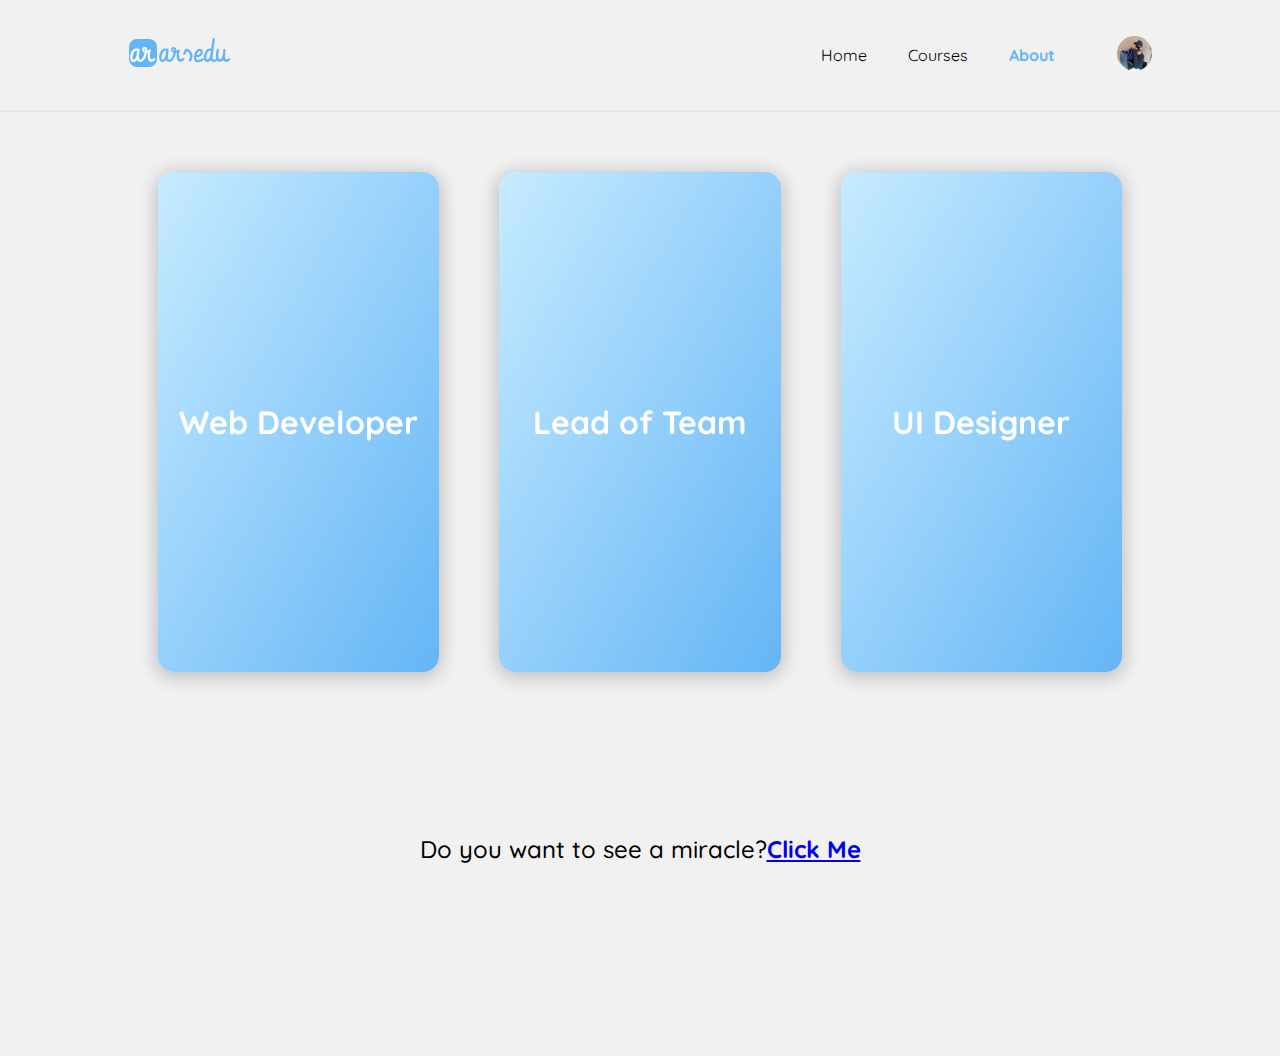
<file: pages/about.html>
<!DOCTYPE html>
<html lang="en">
<head>
    <meta charset="UTF-8">
    <meta name="viewport" content="width=device-width, initial-scale=1.0">
    <link href="https://fonts.googleapis.com/css2?family=Fira+Sans:wght@400&display=swap" rel="stylesheet">
    <link href="https://fonts.googleapis.com/css?family=Quicksand" rel="stylesheet">
    <link rel="icon" href="../images/logo-rel-icon.svg" type="image/x-icon"/>
    <title>Arsedu | About</title>
    <link rel="stylesheet" href="../style/about.css"/>
</head>
<body>
<header>
    <div class="container">
        <div class="navbar">
            <a href="home.html">
                <img src="../images/logo.svg" alt="logo">
            </a>
            <ul>
                <li class="nav-item"><a href="home.html" class="nav-item-direct">Home</a></li>
                <li class="nav-item"><a href="courses.html" class="nav-item-direct">Courses</a></li>
                <li class="nav-item"><a href="about.html" class="nav-item-direct">About</a></li>
            </ul>
            <a href="profile.html">
                <img src="../images/saleh.jpg" alt="profile" id="profile">
            </a>
        </div>
    </div>
</header>
<div class="about-me">
    <div class="card">
        <div class="card__inner">
            <div class="card__face card__face--front">
                <h2>Web Developer</h2>
            </div>
            <div class="card__face card__face--back">
                <div class="card__content">
                    <div class="card__header">
                        <img src="../images/saleh.jpg" alt="" class="pp"/>
                        <p>Saleh Rashid</p>
                    </div>
                    <div class="card__body">
                        <h3>About Me</h3>
                        <p>I am someone who is interested in the world of <b>technology</b> and the world of
                            <b>machines</b>. <b>I am a flutter, web and android developer.</b> So I like
                            learning new things.</p>
                    </div>
                </div>
            </div>
        </div>
        <div class="card__inner2">
            <div class="card__face card__face--front2">
                <h2>Lead of Team</h2>
            </div>
            <div class="card__face card__face--back2">
                <div class="card__content2">
                    <div class="card__header2">
                        <img src="../images/rio.jpg" alt="" class="pp2"/>
                        <p>Almerio Tsany</p>
                    </div>
                    <div class="card__body2">
                        <h3>About Me</h3>
                        <p>I am a student majoring in <strong>Software Engineering</strong> who is conducting a <strong>
                            web
                            development competition</strong> with the theme <strong>IDN IT Fest 2022</strong>, this
                            competition
                            is quite exciting by making a web with an educational theme</p>
                    </div>
                </div>
            </div>
        </div>
        <div class="card__inner3">
            <div class="card__face card__face--front3">
                <h2>UI Designer</h2>
            </div>
            <div class="card__face card__face--back3">
                <div class="card__content3">
                    <div class="card__header3">
                        <img src="../images/rafif.jpg" alt="" class="pp3"/>
                        <p>Muhammad Rafif</p>
                    </div>
                    <div class="card__body3">
                        <h3>About Me</h3>
                        <p>I'm a participant in <strong> The IT FEST 2022</strong> championship event. <strong>I took
                            part in the Web competition</strong> as the UI Designer,
                        </p>
                    </div>
                </div>
            </div>
        </div>
    </div>
</div>
<script src="../js/about.js"></script>
<div class="magic">
    <p id="miracle-text-bottom">Do you want to see a miracle?<b><a
            href="../pages/anim.html">Click Me</a></b></p>
</div>
</body>
</html>
</file>
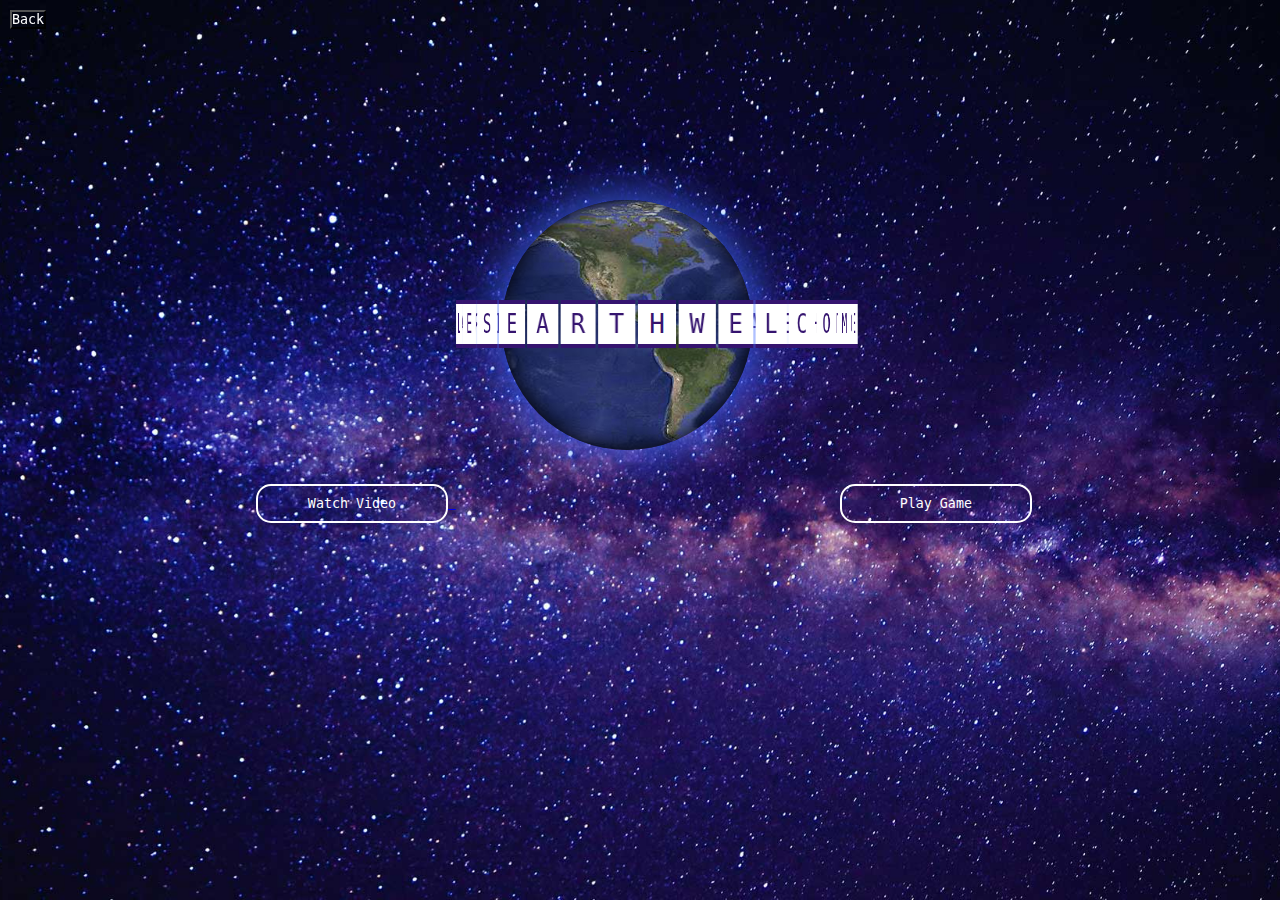
<file: pages/anim.html>
<!DOCTYPE html>
<html lang="en">
<head>
    <meta charset="UTF-8">
    <meta http-equiv="X-UA-Compatible" content="IE=edge">
    <meta name="viewport" content="width=device-width, initial-scale=1.0">
    <link rel="icon" href="../images/logo-rel-icon.svg" type="image/x-icon"/>
    <link rel="stylesheet" href="../style/anim.css">
    <title>Arsedu | Miracle</title>
</head>
<body>
    <section>
        <div class="earth"></div>
         <div class="circle">
            <span style="--i:1">W</span>
            <span style="--i:2">E</span>
            <span style="--i:3">L</span>
            <span style="--i:4">C</span>
            <span style="--i:5">O</span>
            <span style="--i:6">M</span>
            <span style="--i:7">E</span>
            <span style="--i:8">T</span>
            <span style="--i:9">O</span>
            <span style="--i:10">T</span>
            <span style="--i:11">H</span>
            <span style="--i:12">E</span>
            <span style="--i:13">A</span>
            <span style="--i:14">R</span>
            <span style="--i:15">S</span>
            <span style="--i:16">E</span>
            <span style="--i:17">D</span>
            <span style="--i:18">U</span>
            <span style="--i:19">M</span>
            <span style="--i:20">I</span>
            <span style="--i:21">R</span>
            <span style="--i:22">A</span>
            <span style="--i:23">C</span>
            <span style="--i:24">L</span>
            <span style="--i:25">E</span>
            <span style="--i:26">S</span>
            <span style="--i:27">E</span>
            <span style="--i:28">A</span>
            <span style="--i:29">R</span>
            <span style="--i:30">T</span>
            <span style="--i:31">H</span>
        </div> 
            <span style="--i:31"></span> -->
        </div> 
    </section>
    <audio src="../sound/typatone.wav" autoplay loop></audio>
    <div class="button">
        <div class="bac">
            <a href="../pages/about.html">
                <button id="back">Back</button>
            </a>
        </div>
        <a href="../pages/video.html">
            <button class="btn">Watch Video</button>
        </a>
        <a href="https://www.adultswim.com/etcetera/elastic-man/app.html">
            <button class="btn2">Play Game</button>
        </a>
    </div>
</body>
</html>
</file>
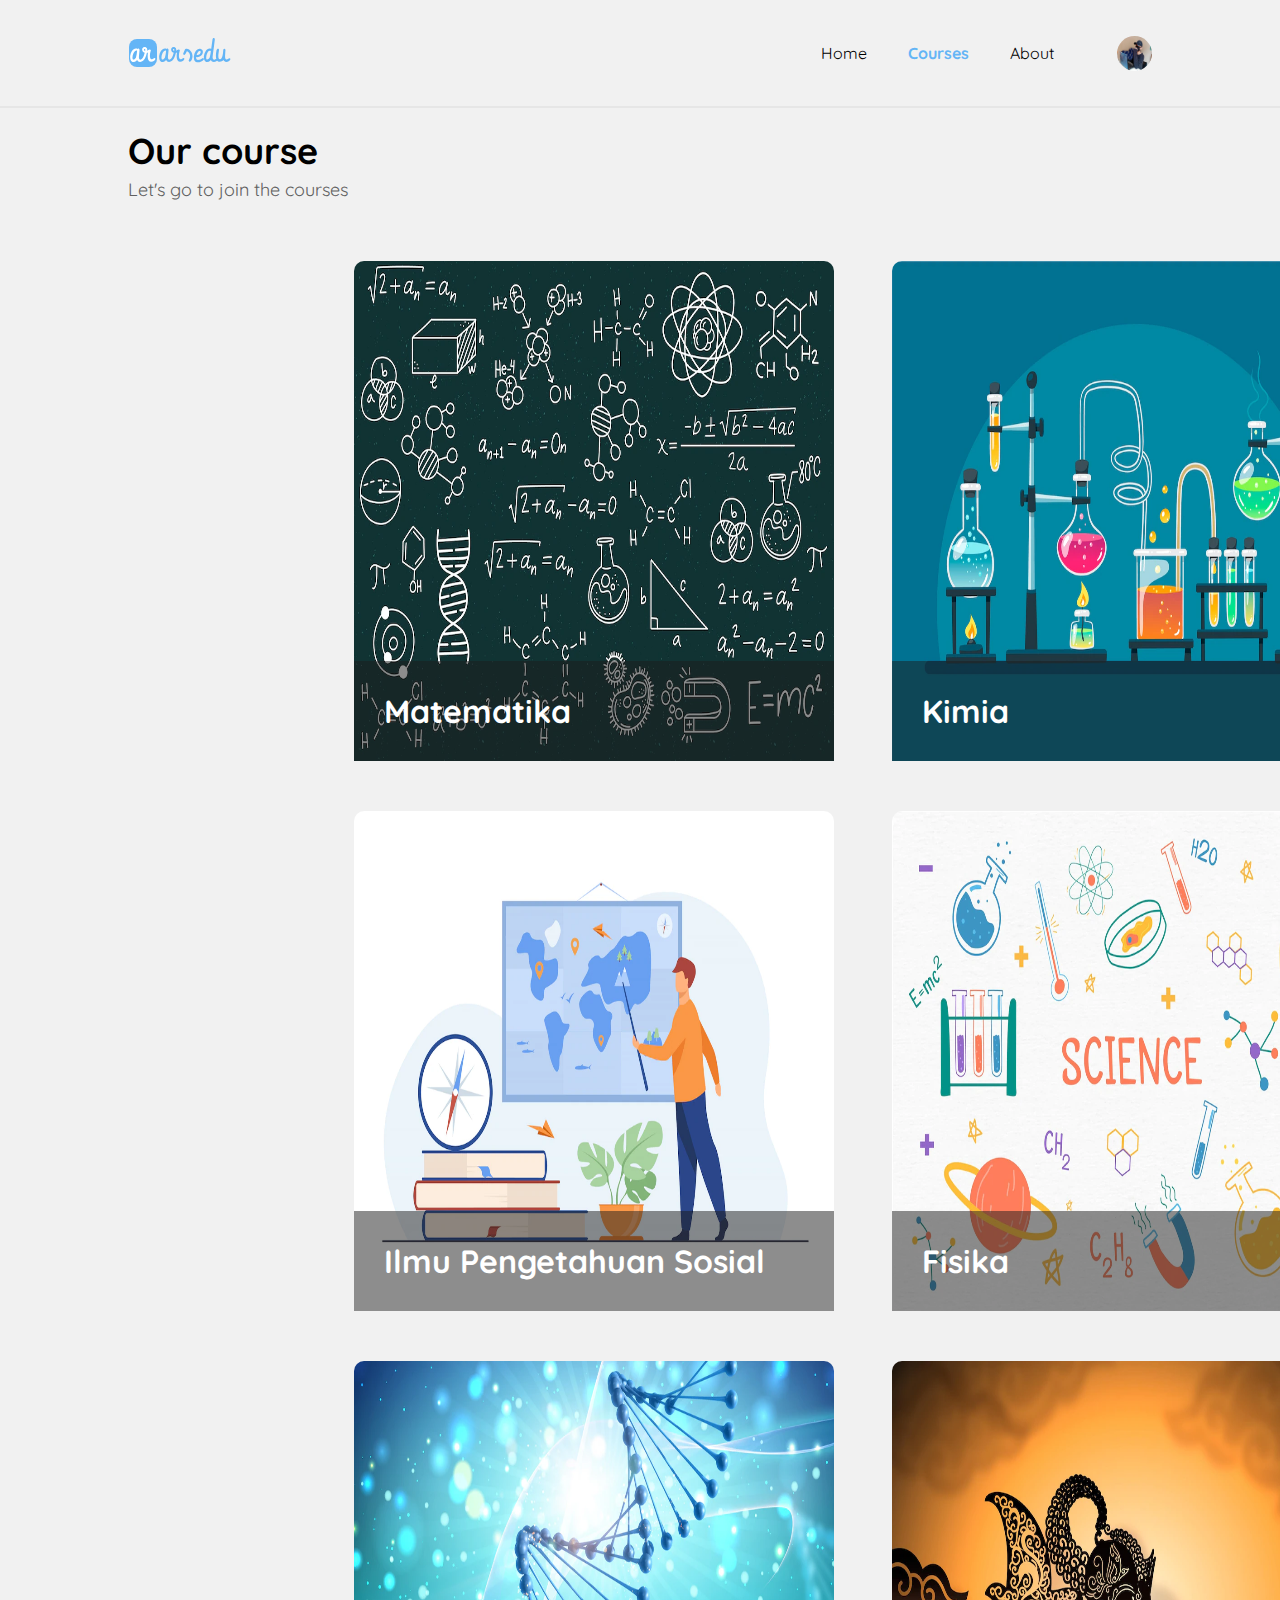
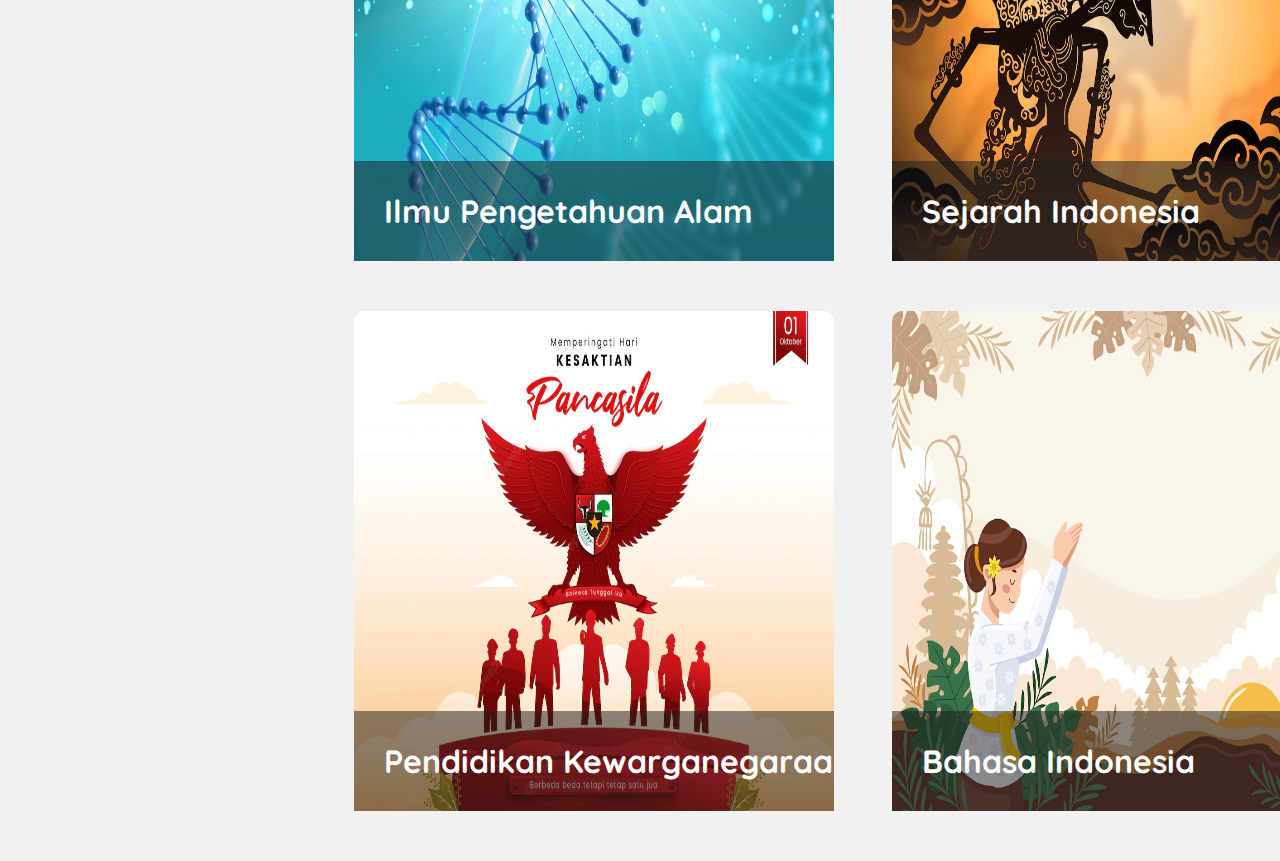
<file: pages/courses.html>
<html lang="en">
<head>
    <meta charset="UTF-8">
    <meta http-equiv="X-UA-Compatible" content="IE=edge">
    <meta name="viewport" content="width=device-width, initial-scale=1.0">
    <link rel="stylesheet" href="../style/courses.css">
    <link rel="icon" href="../images/logo-rel-icon.svg" type="image/x-icon"/>
    <link href="https://fonts.googleapis.com/css2?family=Fira+Sans:wght@400&display=swap" rel="stylesheet">
    <link href="https://fonts.googleapis.com/css?family=Quicksand" rel="stylesheet">
    <title>Arsedu | Courses</title>
</head>
<body>
<header>
    <div class="course-card-right">
        <div class="navbar">
            <a href="home.html">
                <img src="../images/logo.svg" alt="logo">
            </a>
            <ul>
                <li class="nav-item"><a href="home.html" class="nav-item-direct">Home</a></li>
                <li class="nav-item"><a href="courses.html" class="nav-item-direct">Courses</a></li>
                <li class="nav-item"><a href="about.html" class="nav-item-direct">About</a></li>
            </ul>
            <a href="profile.html">
                <img src="../images/saleh.jpg" alt="profile" id="profile">
            </a>
        </div>
    </div>
</header>

<h1 id="course-header">Our course</h1>
<p id="course-desc">Let's go to join the courses</p>
<div class="course-card-parent">
    <div class="course-card-right">
        <div class="course-card">
            <img src="../images/math.jpg" alt="" class="image" style="width: 100%">
            <div class="course-content">
                <h1>Matematika</h1>
                <p class="desc">Bentuk Persamaan Logaritma</p>
            </div>
        </div>

        <div class="course-card">
            <img src="../images/ips.jpg" alt="" class="image" style="width: 100%">
            <div class="course-content">
                <h1>Ilmu Pengetahuan Sosial</h1>
                <p class="desc">Manfaat dan Peran Kerja
                    ASEAN</p>
            </div>
        </div>

        <div class="course-card">
            <img src="../images/ipa.jpg" alt="" class="image" style="width: 100%">
            <div class="course-content">
                <h1>Ilmu Pengetahuan Alam</h1>
                <p class="desc">content</p>
            </div>
        </div>

        <div class="course-card">
            <img src="../images/pkn.jpg" alt="" class="image" style="width: 100%">
            <div class="course-content">
                <h1>Pendidikan Kewarganegaraan</h1>
                <p class="desc">Konsep Dasar Pendidikan
                    Pancasila dan Kewarganegaraan</p>
            </div>
        </div>
    </div>

    <div class="course-card-left">
        <div class="course-card">
            <img src="../images/kimia.jpg" alt="" class="image" style="width: 100%">
            <div class="course-content">
                <h1>Kimia</h1>
                <p class="desc">Perkembangan Sistem Periodik</p>
            </div>
        </div>

        <div class="course-card">
            <img src="../images/fisika.jpg" alt="" class="image" style="width: 100%">
            <div class="course-content">
                <h1>Fisika</h1>
                <p class="desc">Besaran Satuan dan Pengukuran</p>
            </div>
        </div>

        <div class="course-card">
            <img src="../images/wayang.jpg" alt="" class="image" style="width: 100%">
            <div class="course-content">
                <h1>Sejarah Indonesia</h1>
                <p class="desc">Manusia Purba yang Ditemukan di Indonesia </p>
            </div>
        </div>

        <div class="course-card">
            <img src="../images/indo.jpg" alt="" class="image" style="width: 100%">
            <div class="course-content">
                <h1>Bahasa Indonesia</h1>
                <p class="desc">Teks Laporan Hasil Observasi</p>
            </div>
        </div>
    </div>
</div>
</body>
</html>
</file>
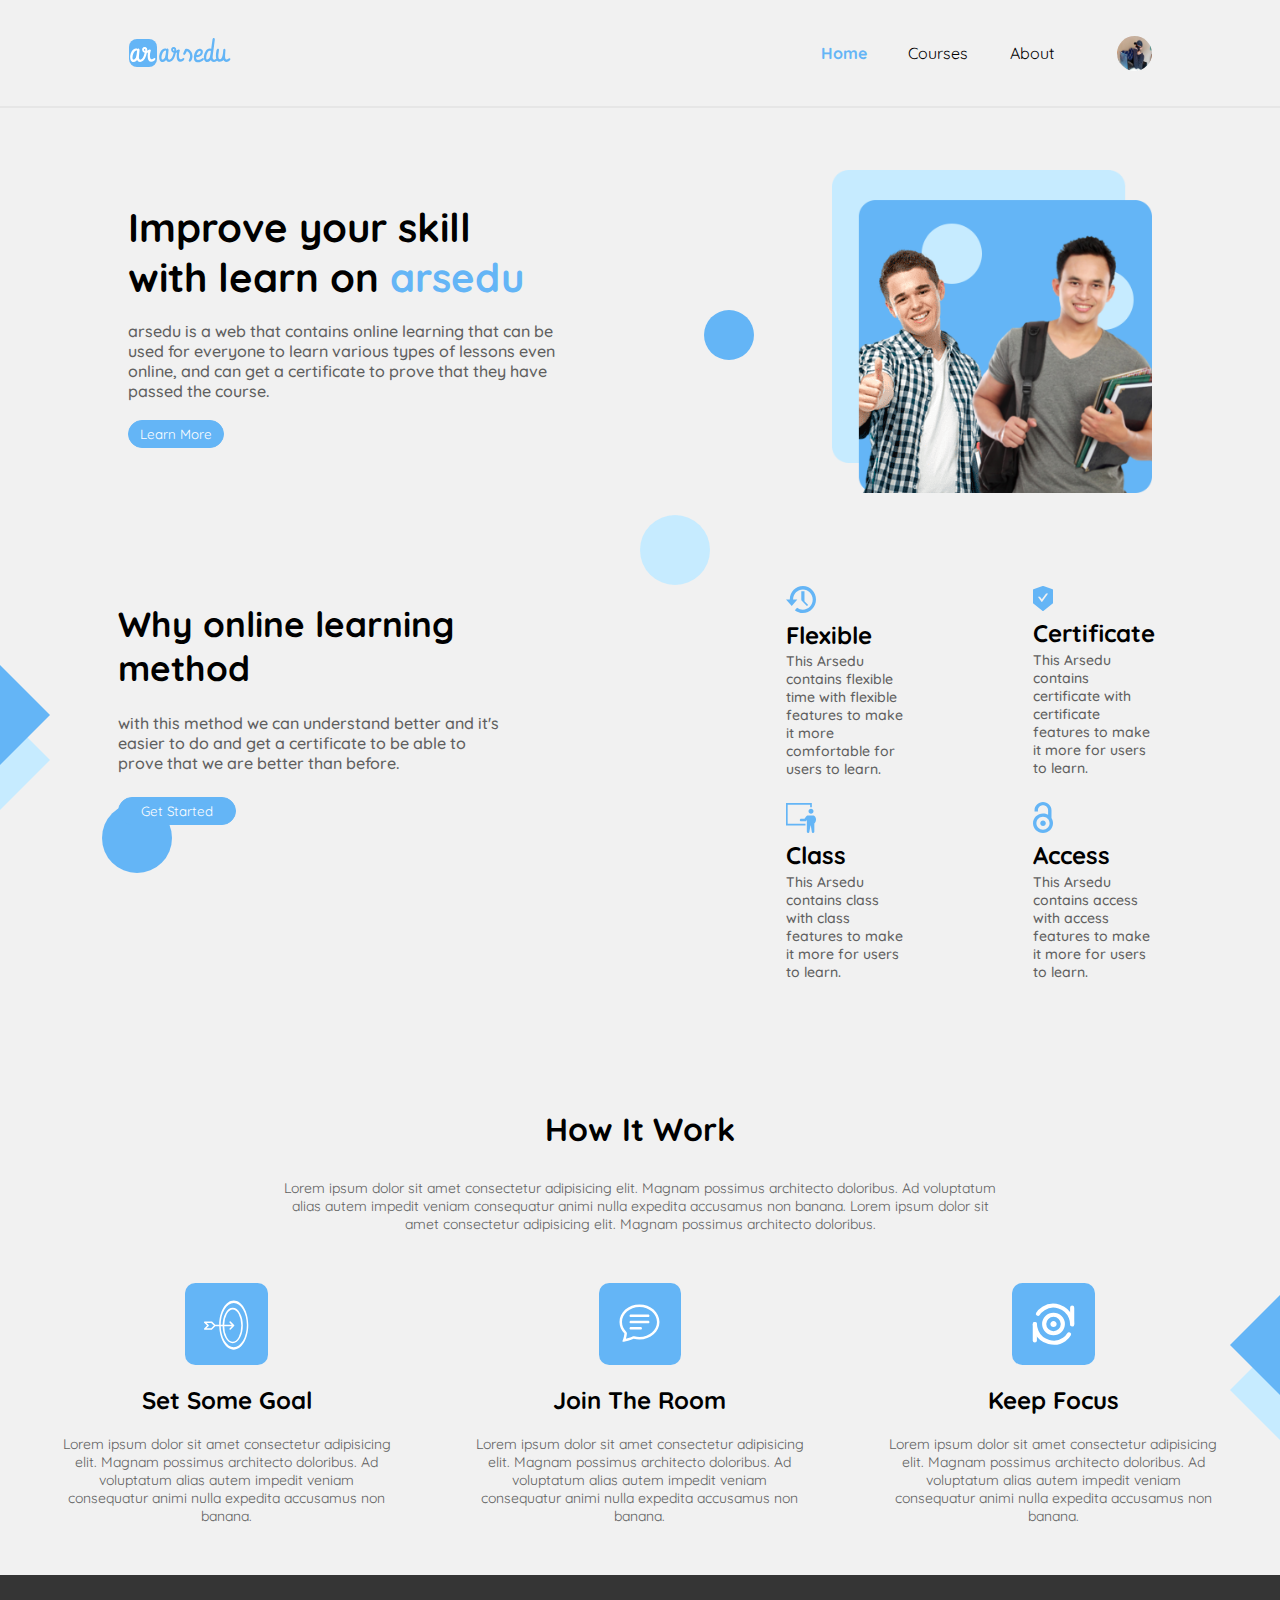
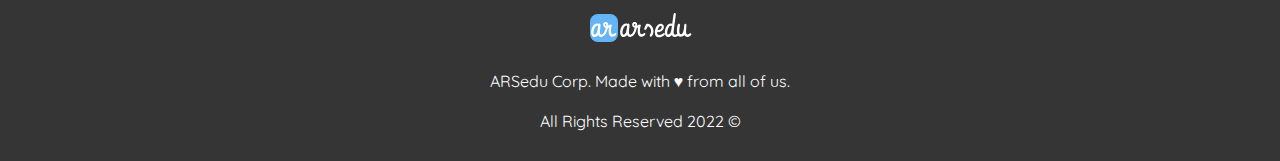
<file: pages/home.html>
<html lang="en">
<head>
    <meta charset="UTF-8">
    <meta http-equiv="X-UA-Compatible" content="IE=edge">
    <meta name="viewport" content="width=device-width, initial-scale=1.0">
    <link rel="stylesheet" href="../style/home.css">
    <link rel="icon" href="../images/logo-rel-icon.svg" type="image/x-icon"/>
    <link href="https://fonts.googleapis.com/css2?family=Fira+Sans:wght@400&display=swap" rel="stylesheet">
    <link href="https://fonts.googleapis.com/css?family=Quicksand" rel="stylesheet">
    <title>Arsedu | Home</title>
</head>

<body>
<header class="header">
    <div class="navbar">
        <a href="home.html">
            <img src="../images/logo.svg" alt="logo">
        </a>
        <nav class="nav">
            <ul>
                <li class="nav-item"><a href="home.html" class="nav-item-direct">Home</a></li>
                <li class="nav-item"><a href="courses.html" class="nav-item-direct">Courses</a></li>
                <li class="nav-item"><a href="about.html" class="nav-item-direct">About</a></li>
            </ul>
            <a href="profile.html">
                <img src="../images/saleh.jpg" alt="profile" id="profile">
            </a>
        </nav>

    </div>
</header>
<div class="banner">
    <div class="left-column">
        <h1 id="top-text">Improve your skill<br>
            with learn on <span id="text-span">arsedu</span></h1>
        <p id="bottom-text">arsedu is a web that contains online learning that
            can be used for everyone to learn various types of lessons even online,
            and can get a certificate to prove that they have passed the course.</p>
        <button id="button">Learn More</button>
    </div>
    <div class="right-column">
        <img src="../images/banner-home.png" alt="banner">
    </div>
</div>
<div class="banner2">

    <!-- element -->
    <div id="circle"></div>
    <div id="circle2"></div>
    <div id="circle3"></div>
    <div id="triangle"></div>
    <div id="triangle2"></div>

    <div class="left-column2">
        <h1 id="top-text2">Why online learning method</h1>
        <p id="bottom-text2">with this method we can understand better and it's easier
            to do and get a certificate to be able to prove that we are better than before.</p>
        <a href="courses.html">
            <button id="button2">Get Started</button>
        </a>
    </div>
    <div class="right-column2">
        <img src="../images/flexible.svg" alt="banner">
        <p id="textf">Flexible</p>
        <p id="bottom-textf">This Arsedu contains flexible time with flexible
            features to make it more comfortable for users to learn.
        </p>
        <img src="../images/class.svg" alt="banner">
        <p id="textf">Class</p>
        <p id="bottom-textf">This Arsedu contains class with class features
            to make it more for users to learn.
        </p>
    </div>
    <div class="right-column3">
        <img src="../images/certificate.svg" alt="banner">
        <p id="textf2">Certificate</p>
        <p id="bottom-textf2">This Arsedu contains certificate with certificate
            features to make it more for users to learn.
        </p>
        <img src="../images/access.svg" alt="banner">
        <p id="textf2">Access</p>
        <p id="bottom-textf2">This Arsedu contains access with access
            features to make it more for users to learn.
        </p>
    </div>
</div>
<div class="centered-column">
    <h1 id="title">How It Work</h1>
    <p id="content">Lorem ipsum dolor sit amet consectetur adipisicing elit. Magnam possimus
        architecto doloribus. Ad voluptatum alias autem impedit veniam consequatur animi nulla
        expedita accusamus non banana. Lorem ipsum dolor sit amet consectetur adipisicing elit. Magnam possimus
        architecto doloribus.</p>
</div>
<div class="banner3">
    <div id="triangle3"></div>
    <div id="triangle4"></div>
    <div class="bottom-column">
        <div class="column">
            <img src="../images/goal.svg" alt="" class="bottom-img">
            <h1 class="bottom-title">Set Some Goal</h1>
            <p class="bottom-content">Lorem ipsum dolor sit amet consectetur adipisicing elit. Magnam possimus
                architecto doloribus. Ad voluptatum alias autem impedit veniam consequatur animi nulla
                expedita accusamus non banana.</p>
        </div>
        <div class="column">
            <img src="../images/room.svg" alt="" class="bottom-img">
            <h1 class="bottom-title">Join The Room</h1>
            <p class="bottom-content">Lorem ipsum dolor sit amet consectetur adipisicing elit. Magnam possimus
                architecto doloribus. Ad voluptatum alias autem impedit veniam consequatur animi nulla
                expedita accusamus non banana.</p>
        </div>
        <div class="column">
            <img src="../images/focus.svg" alt="" class="bottom-img">
            <h1 class="bottom-title">Keep Focus</h1>
            <p class="bottom-content">Lorem ipsum dolor sit amet consectetur adipisicing elit. Magnam possimus
                architecto doloribus. Ad voluptatum alias autem impedit veniam consequatur animi nulla
                expedita accusamus non banana.</p>
        </div>
    </div>
</div>
<footer>
    <div>
        <img src="../images/logo-f.svg" alt="">
        <p class="footer-text">ARSedu Corp. Made with ♥ from all of us.</p>
        <p class="footer-text">All Rights Reserved 2022 ©</p>
    </div>
</footer>
</body>
</html>
</file>
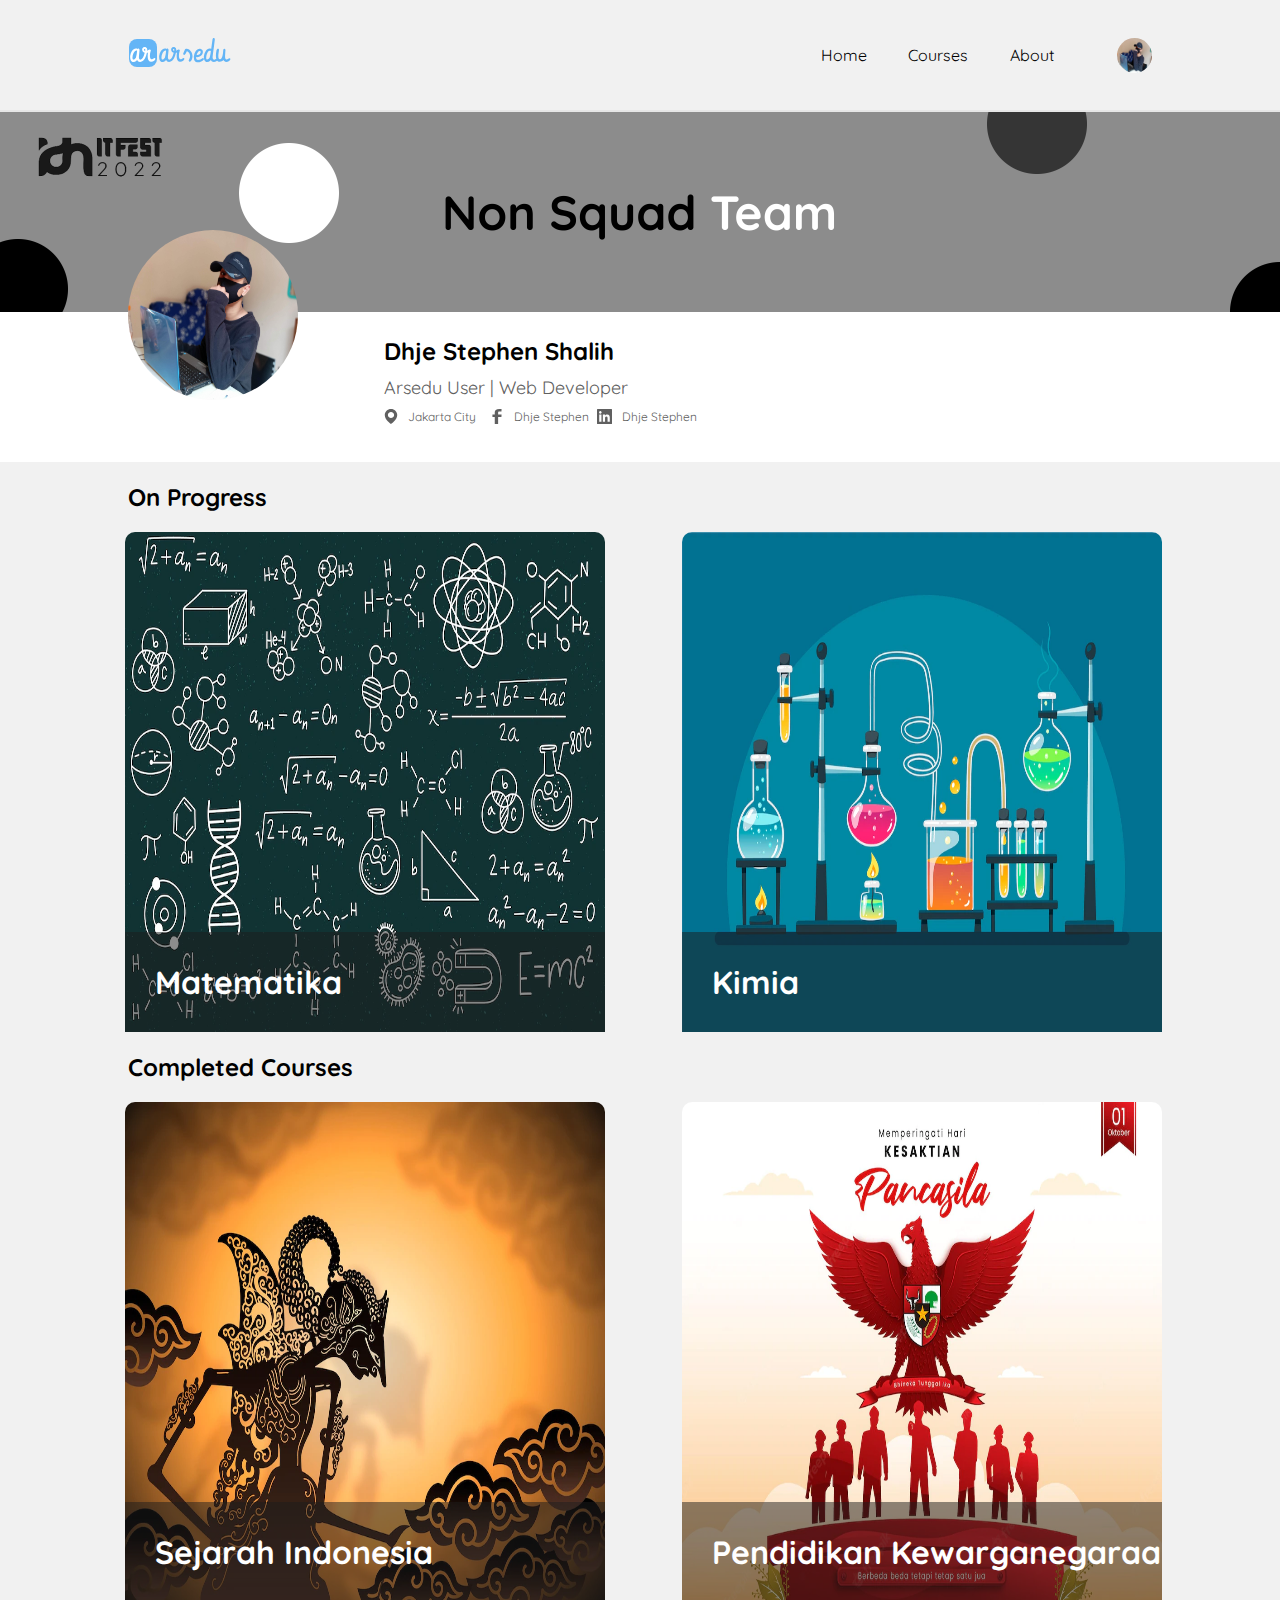
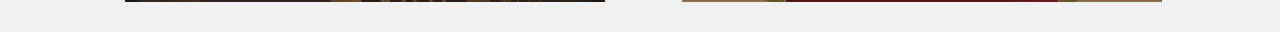
<file: pages/profile.html>
<!DOCTYPE html>
<html lang="en">
<head>
    <meta charset="UTF-8">
    <meta http-equiv="X-UA-Compatible" content="IE=edge">
    <meta name="viewport" content="width=device-width, initial-scale=1.0">
    <link rel="stylesheet" href="../style/profile.css">
    <link href="https://fonts.googleapis.com/css2?family=Fira+Sans:wght@400&display=swap" rel="stylesheet">
    <link href="https://fonts.googleapis.com/css?family=Quicksand" rel="stylesheet">
    <link rel="icon" href="../images/logo-rel-icon.svg" type="image/x-icon"/>
    <title>Arsedu | Profile</title>
</head>
<body>
<header id="header">
    <div class="navbar">
        <a href="home.html">
            <img src="../images/logo.svg" alt="logo">
        </a>
        <nav id="nav">
            <ul>
                <li class="nav-item"><a href="home.html" class="nav-item-direct">Home</a></li>
                <li class="nav-item"><a href="courses.html" class="nav-item-direct">Courses</a></li>
                <li class="nav-item"><a href="about.html" class="nav-item-direct">About</a></li>
            </ul>
            <img src="../images/saleh.jpg" alt="profile" id="profile">
        </nav>
    </div>
</header>
<div class="profile">
    <div class="bg-img">
        <img src="../images/bg.png" alt="profile">
        <div class="foto">
            <img src="../images/saleh.jpg" alt="profile">
            <p id="name">Dhje Stephen Shalih</p>
            <p id="as">Arsedu User | Web Developer</p>
        </div>
        <div class="row">
            <ul class="social">
                <img src="../images/maps.svg">
                <li>Jakarta City</li>
                <img src="../images/facebook.svg">
                <li>Dhje Stephen</li>
                <img src="../images/linkedin.svg">
                <li>Dhje Stephen</li>
            </ul>
        </div>

    </div>
</div>
<div class="text-progress">
    <p>On Progress</p>
    <div class="course-card-parent">
        <div class="course-card-right">
            <div class="course-card">
                <img src="../images/math.jpg" alt="" class="image" style="width: 100%">
                <div class="course-content">
                    <h1>Matematika</h1>
                    <p class="desc">Bentuk Persamaan Logaritma</p>
                </div>
            </div>
        </div>
        <div class="course-card-left">
            <div class="course-card">
                <img src="../images/kimia.jpg" alt="" class="image" style="width: 100%">
                <div class="course-content">
                    <h1>Kimia</h1>
                    <p class="desc">Perkembangan Sistem Periodik</p>
                </div>
            </div>
        </div>
    </div>
</div>
<div class="text-complete">
    <p>Completed Courses</p>
    <div class="course-card-parent" style="padding-bottom: 30px">
        <div class="course-card-left">
            <div class="course-card">
                <img src="../images/wayang.jpg" alt="" class="image" style="width: 100%">
                <div class="course-content">
                    <h1>Sejarah Indonesia</h1>
                    <p class="desc">Manusia Purba yang Ditemukan di Indonesia </p>
                </div>
            </div>
        </div>
        <div class="course-card-right">
            <div class="course-card">
                <img src="../images/pkn.jpg" alt="" class="image" style="width: 100%">
                <div class="course-content">
                    <h1>Pendidikan Kewarganegaraan</h1>
                    <p class="desc">Konsep Dasar Pendidikan
                        Pancasila dan Kewarganegaraan</p>
                </div>
            </div>
        </div>
    </div>
</div>
</body>
</html>
</file>
<file: style/about.css>
:root {
    --primary: #C6EBFF;
    --secondary: #64B5F6;
    --dark: #000;
    --light: #f1f1f1;
}

* {
    margin: 0;
    padding: 0;
    font-family: 'Quicksand', sans-serif;
}

header {
    background: #f1f1f1;
    min-height: 70px;
    border-bottom: #e6e6e6 2px solid;
    scroll-behavior: smooth;
    overflow: hidden;
}

body::-webkit-scrollbar {
    display: none;
}

body {
    background-color: #f1f1f1;
}

.nav-item:nth-child(3) a {
    color: #64B5F6;
    font-weight: bold;
}

.navbar -webkit-any-link {
    color: -webkit-link;
    cursor: pointer;
}

.navbar {
    display: flex;
    align-items: center;
    width: 80%;
    margin: 30px auto;
}

#profile {
    width: 35px;
    height: 35px;
    margin-left: 40px;
    border-radius: 50%;
}

.nav-item, .nav-item-direct {
    font-weight: normal;
    color: black;
    transition: all .2s ease-in-out;
}

.nav-item:hover, .nav-item-direct:hover {
    font-weight: bold;
    color: #64B5F6;
    transition: all .2s ease-in-out;
}

#nav {
    display: flex;
    align-items: center;
    justify-content: space-between;
    width: 100%;
    height: 100%;
}

ul {
    flex: 1;
    text-align: right;
}

ul li {
    display: inline-block;
    list-style: none;
    margin: 0;
    width: 90px;
    text-align: center;
}

ul li a {
    text-decoration: none;
    color: #000;
    position: relative;
}

ul li a::after {
    content: '';
    width: 0;
    height: 15px;
    background: #64B5F6;
    position: absolute;
    left: 50%;
    transform: translateX(-50%);
    top: -55px;
    transition: all .3s ease-in-out;
}

ul li a:hover::after {
    width: 100%;
    transition: all .3s ease-in-out;
}

.about-me {
    margin-top: 30px;
    margin-left: 10%;
    margin-right: 10%;
    display: flex;
    justify-content: center;
}

.card, .card2, .card3 {
    width: 100%;
    height: 500px;
    perspective: 1000px;
    display: flex;
    justify-content: center;
    flex-direction: row;
}

.card__inner, .card__inner2, .card__inner3 {
    width: 100%;
    height: 100%;
    margin: 30px;
    transition: transform 1s;
    transform-style: preserve-3d;
    cursor: pointer;
    position: relative;
}

.card__inner.is-flipped, .card__inner2.is-flipped2, .card__inner3.is-flipped3 {
    transform: rotateY(180deg);
}


.card__face, .card__face2, .card__face3 {
    position: absolute;
    width: 100%;
    height: 100%;
    -webkit-backface-visibility: hidden;
    backface-visibility: hidden;
    overflow: hidden;
    border-radius: 16px;
    box-shadow: 0px 3px 18px 3px rgba(0, 0, 0, 0.2);
}

.card__face--front, .card__face--front2, .card__face--front3 {
    background-image: linear-gradient(to bottom right, var(--primary), var(--secondary));
    display: flex;
    align-items: center;
    justify-content: center;
}

.card__face--front h2, .card__face--front2 h2, .card__face--front3 h2 {
    color: #FFF;
    font-size: 32px;
}

.card__face--back, .card__face--back2, .card__face--back3 {
    background-color: var(--light);
    transform: rotateY(180deg);
}

.card__content, .card__content2, .card__content3 {
    width: 100%;
    height: 100%;
}

.card__header, .card__header2, .card__header3 {
    position: relative;
    padding: 30px 30px 40px;
}

.card__header:after, .card__header2:after, .card__header3:after {
    content: '';
    display: block;
    position: absolute;
    top: 0;
    left: 0;
    right: 0;
    bottom: 0;
    background-image: linear-gradient(to bottom left, var(--primary) 10%, var(--secondary) 115%);
    z-index: -1;
    border-radius: 0px 0px 50% 0px;
}

.pp, .pp2, .pp3 {
    display: block;
    width: 128px;
    height: 128px;
    margin: 0 auto 30px;
    border-radius: 50%;
    background-color: #FFF;
    border: 5px solid #FFF;
    object-fit: cover;
}

.card__header p, .card__header2 p, .card__header3 p {
    color: #FFF;
    font-size: 24px;
    font-weight: 600;
    text-align: center;
}

.card__body, .card__body2, .card__body3 {
    padding: 30px;
}

.card__body h3, .card__body2 h3, .card__body3 h3 {
    color: var(--dark);
    font-size: 18px;
    font-weight: 600;
    text-align: center;
    margin-bottom: 15px;
}

.card__body p, .card__body2 p, .card__body3 p {
    color: var(--dark);
    font-size: 14px;
    line-height: 1.4;
    text-align: justify;
}

#miracle-text-bottom {
    display: flex;
    justify-content: center;
    font-size: 24px;
    font-weight: 500;
    margin: 15% 10%;
}
</file>
<file: style/anim.css>
*
{
    margin: 0;
    padding: 0;
    box-sizing: border-box;
    font-family: monospace;
}
body{
    background: url(../images/bg.jpg);
    background-size: cover;
    background-attachment: fixed;
    background-position: center;
}
section{
    display: flex;
    justify-content: center;
    align-items: center;
    min-height: 100px;
    transform-style: preserve-3d;
}
.earth{
    position: absolute;
    top: 25em;
    left: 49%;
    transform: translate(-50%, -50%);
    width: 250px;
    height: 250px;
    display: flex;
    background: url(../images/maps.jpg);
    background-size: cover;
    background-repeat: repeat-x;
    border-radius: 50%;
    box-shadow: inset 0 0 20px rgba(0,0,0,1),
    0 0 50px #4069ff;
    animation: animateEarth 15s linear infinite;
}
@keyframes animateEarth{
    0%{
        background-position: 0 0;
    }
    100%{
        background-position: -750px 0;
    }
}
.circle{
    transform-style: preserve-3d;
    animation: animateText 10s linear infinite;
}
 .circle span{
    position: absolute;
    top: 250px;
    left: 10px;
    background: #fff;
    color: #35146f;
    font-size: 2em;
    transform-origin: center;
    transform-style: preserve-3d;
    padding: 5px 11px;
    transform: rotateY(calc(var(--i) * calc(360deg / 31))) 
    translateZ(200px);
    border-top: 4px solid #35146f;
    border-bottom: 4px solid #35146f;
}
@keyframes animateText{
    0%{
        transform: perspective(1000px) rotateY(360deg) rotateX(15deg) translateY(-30px);
    }
    100%{
        transform: perspective(1000px) rotateY(0deg) rotateX(15deg) translateY(-30px);
    }
}
#back{
    position: absolute;
    top: 10px;
    left: 10px;
    color: #fff;
    background: transparent;
    cursor: pointer;

}
.btn{
    background: transparent;
    border: #fff 2px solid;
    padding: 10px;
    color: #fff;
    text-decoration: none;
    margin-left: 20%;
    width: 15%;
    border-radius: 15px;
    transition: 0.5s;
    cursor: pointer;
    margin-top: 30%;
}
.btn2{
    background: transparent;
    border: #fff 2px solid;
    padding: 10px;
    color: #fff;
    text-decoration: none;
    margin-left: 30%;
    width: 15%;
    border-radius: 15px;
    transition: 0.5s;
    cursor: pointer;
    margin-top: 30%;
}
.btn:hover{
    background: #fff;
    color: #606060;
}
.btn2:hover{
    background: #fff;
    color: #606060;
}
</file>
<file: style/courses.css>
* {
    margin: 0;
    padding: 0;
    font-family: 'Quicksand', sans-serif;
}

header {
    background: #f1f1f1;
    min-height: 70px;
    border-bottom: #e6e6e6 2px solid;
    scroll-behavior: smooth;
}

body::-webkit-scrollbar {
    display: none;
}

body {
    background-color: #f1f1f1;
}

.course-card-right {
    width: 80%;
    margin: auto;
}

.navbar -webkit-any-link {
    color: -webkit-link;
    cursor: pointer;
}

.navbar {
    margin: 30px auto;
    display: flex;
    align-items: center;
}

#profile {
    width: 35px;
    height: 35px;
    margin-left: 40px;
    border-radius: 50%;
}

.nav-item:nth-child(2) a {
    color: #64B5F6;
    font-weight: bold;
}

.nav-item, .nav-item-direct {
    font-weight: normal;
    color: black;
    transition: all .2s ease-in-out;
}

.nav-item:hover, .nav-item-direct:hover {
    font-weight: bold;
    color: #64B5F6;
    transition: all .2s ease-in-out;
}

ul {
    flex: 1;
    text-align: right;
}

ul li {
    display: inline-block;
    list-style: none;
    margin: 0;
    width: 90px;
    text-align: center;
}

ul li a {
    text-decoration: none;
    color: #000;
    position: relative;
}

ul li a::after {
    content: '';
    width: 0;
    height: 15px;
    background: #64B5F6;
    position: absolute;
    left: 50%;
    transform: translateX(-50%);
    top: -55px;
    transition: all .3s ease-in-out;
}

ul li a:hover::after {
    width: 100%;
    transition: all .3s ease-in-out;
}


/*course card view*/

.course-card-parent {
    display: flex;
    flex-direction: row;
    justify-content: space-around;
    align-content: center;
    align-items: center;
    padding-left: 19em;
    padding-right: 19em;
}

#course-header {
    font-size: 36px;
    padding-left: 10%;
    padding-top: 20px;
    padding-bottom: 5px;
}

#course-desc {
    font-size: 18px;
    margin-left: 10%;
    margin-bottom: 10px;
    color: #606060;
}

.image {
    height: 500px;
    width: 350px;
    border-top-left-radius: 10px;
    border-top-right-radius: 10px;
    transition: 1s;
}

.course-card {
    height: 500px;
    margin: 50px;
    width: 30em;
    position: relative;
    overflow: hidden
}

.course-card > img {
    position: absolute;
}
.course-content {
    height: 100px;
    width: 560px;
    z-index: 3;
    box-sizing: border-box;
    position: absolute;
    bottom: 0;
    background: rgb(27, 27, 27, .5);
    color: white;
    transition: .5s;
    padding: 30px;
}

.desc {
    visibility: hidden;
    opacity: 0;
    margin-top: 10px;
}

.course-card:hover {
    cursor: pointer;
}

.course-card:hover .course-content {
    height: 200px;
    background: black;
}

.course-card:hover .desc {
    opacity: 1;
    visibility: visible;
}

.course-card:hover .image {
    transform: scale(1.1) rotate(5deg);
}
</file>
<file: style/home.css>
* {
    margin: 0;
    padding: 0;
    font-family: 'Quicksand', sans-serif;
}

.header {
    background: #f1f1f1;
    min-height: 70px;
    border-bottom: #e6e6e6 2px solid;
    scroll-behavior: smooth;
    overflow: hidden;
}

body::-webkit-scrollbar {
    display: none;
}

body {
    background-color: #f1f1f1;
}

.navbar -webkit-any-link {
    color: -webkit-link;
    cursor: pointer;
}

.navbar {
    display: flex;
    align-items: center;
    width: 80%;
    margin: 30px auto;
}

#profile {
    width: 35px;
    height: 35px;
    margin-left: 40px;
    border-radius: 50%;
}

.nav-item:first-child a {
    color: #64B5F6;
    font-weight: bold;
}

.nav-item .nav-item-direct {
    font-weight: normal;
    color: black;
    transition: all .2s ease-in-out;
}

.nav-item:hover .nav-item-direct:hover {
    font-weight: bold;
    color: #64B5F6;
    transition: all .2s ease-in-out;
}

.nav {
    display: flex;
    align-items: center;
    justify-content: space-between;
    height: 100%;
    width: 100%;
}

ul {
    flex: 1;
    text-align: right;
}

ul li {
    display: inline-block;
    list-style: none;
    margin: 0;
    width: 90px;
    text-align: center;
}

ul li a {
    text-decoration: none;
    color: #000;
    position: relative;
}

ul li a::after {
    content: '';
    width: 0;
    height: 15px;
    background: #64B5F6;
    position: absolute;
    left: 50%;
    transform: translateX(-50%);
    top: -55px;
    transition: all .3s ease-in-out;
}

ul li a:hover::after {
    width: 100%;
    transition: all .3s ease-in-out;
}

.banner {
    display: flex;
    margin-top: 30px;
}

.left-column, .right-column {
    flex-basis: 50%;
}

.right-column img {
    width: 50%;
    position: relative;
    left: 30%;
    margin-top: 5%;
    object-fit: contain;
    display: inline-block;
    overflow: hidden;
}

#text-span {
    color: #64B5F6;
}

#top-text {
    font-size: 40px;
    margin-left: 20%;
    margin-top: 10%;
}

#bottom-text {
    width: 70%;
    color: #606060;
    font-size: 16px;
    margin-left: 20%;
    margin-top: 3%;
    font-weight: 540;
}

#button {
    background: #64B5F6;
    border: #64B5F6 1.2px solid;
    padding: 5px;
    color: #fff;
    text-decoration: none;
    margin-left: 20%;
    margin-top: 3%;
    width: 15%;
    border-radius: 15px;
    transition: 0.5s;
}

.banner2 {
    display: flex;
    margin-top: 30px;
}

#circle {
    height: 70px;
    width: 70px;
    border-radius: 50%;
    background-color: #64B5F6;
    left: 8%;
    bottom: 3%;
    position: absolute;
    z-index: -1;
}

#circle2 {
    height: 70px;
    width: 70px;
    border-radius: 50%;
    background-color: #C6EBFF;
    left: 50%;
    bottom: 35%;
    position: absolute;
}

#circle3 {
    height: 50px;
    width: 50px;
    border-radius: 50%;
    background-color: #64B5F6;
    left: 55%;
    bottom: 60%;
    position: absolute;
}

#triangle {
    height: 0;
    width: 0;
    border-left: 50px solid #C6EBFF;
    border-right: 50px solid transparent;
    border-bottom: 50px solid transparent;
    border-top: 50px solid transparent;
    position: absolute;
    bottom: 10%;
}

#triangle2 {
    height: 0;
    width: 0;
    border-left: 50px solid #64B5F6;
    border-right: 50px solid transparent;
    border-bottom: 50px solid transparent;
    border-top: 50px solid transparent;
    position: absolute;
    bottom: 15%;
}

.left-column {
    flex-basis: 50%;
}

.right-column2, .right-column3 {
    flex-basis: 25%;
    margin-top: 3%;
}

#top-text2 {
    width: 50%;
    color: #000;
    font-size: 35px;
    margin-left: 15%;
    margin-top: 10%;
}

#bottom-text2 {
    width: 50%;
    color: #606060;
    font-size: 16px;
    margin-left: 15%;
    margin-top: 3%;
    font-weight: 540;
}

#button2 {
    background: #64B5F6;
    border: #64B5F6 1.2px solid;
    padding: 5px;
    color: #fff;
    text-decoration: none;
    margin-left: 15%;
    margin-top: 3%;
    width: 15%;
    border-radius: 15px;
    transition: 0.5s;
    cursor: pointer;
}

.right-column2 img {
    margin-top: 10%;
    width: 12%;
    position: relative;
}

.right-column2 p {
    flex-basis: 20%;
    font-size: 24px;
    margin-top: 3%;
    font-weight: bold;
}

.right-column3 p {
    flex-basis: 20%;
    font-size: 24px;
    margin-top: 3%;
    font-weight: bold;
}

#bottom-textf {
    color: #606060;
    font-size: 14px;
    margin-top: 1%;
    font-weight: 540;
    width: 50%;
}

.right-column3 img {
    margin-top: 10%;
    width: 8%;
    position: relative;
}

#bottom-textf2 {
    color: #606060;
    font-size: 14px;
    margin-top: 1%;
    font-weight: 540;
    width: 50%;
}

#triangle3 {
    height: 0;
    width: 0;
    border-left: 50px solid transparent;
    border-right: 50px solid #C6EBFF;
    border-bottom: 50px solid transparent;
    border-top: 50px solid transparent;
    position: absolute;
    right: 0;
    bottom: -60%;
}

#triangle4 {
    height: 0;
    width: 0;
    border-left: 50px solid transparent;
    border-right: 50px solid #64B5F6;
    border-bottom: 50px solid transparent;
    border-top: 50px solid transparent;
    position: absolute;
    right: 0;
    bottom: -55%;
}

footer {
    background-color: #353535;
    padding-top: 30px;
    padding-bottom: 30px;
    margin-top: 30px;
    text-align: center;
}

.footer-text {
    margin-top: 20px;
    color: white;
}


.center-column-f {
    color: #d9dbe1;
    font-size: 14px;
    margin-left: 20px;
}

.banner3 {
    display: flex;
    margin-top: 30px;
}

.bottom-column {
    flex-basis: 100%;
}

#miracle-text-bottom {
    color: #000;
    margin-left: 20px;
    margin-top: 10%;
    text-align: center;
}

.bottom-column {
    width: 20%;
    margin: 20px;
    display: flex;
    text-align: center;
}

.bottom-img {
    align-content: center;
    margin-bottom: 20px;
    width: 20%;
}

.bottom-title {
    margin-bottom: 20px;
    font-size: 24px;
}

.bottom-content {
    font-size: 14px;
    color: #606060;
    margin-left: 10%;
    margin-right: 10%;
}

.centered-column {
    text-align: center;
    margin: auto;
}

#title {
    margin-top: 10%;
}

#content {
    margin-top: 30px;
    margin-right: 20em;
    margin-left: 20em;
    font-size: 14px;
    color: #606060;
}

@media only screen and (max-width: 600px) {
    body {
        margin: 0;
        padding: 0;
        background: #f1f1f1
    }

    header {
        background: #fff;
        padding: 0;
        margin: 0;
        height: 50px;
        display: flex;
        justify-content: center;
        align-items: center;
    }

    .navbar img {
        width: 70px;
    }

    #top-text {
        color: #000;
        font-size: 35px;
        margin-left: 10%;
        margin-top: 10%;
    }
}

/* waves */
.ocean {
    height: 280px;
    width: 100%;
    position: relative;
    bottom: 0;
    left: 0;
    right: 0;
    overflow-x: hidden;
}

.wave {
    background: url("data:image/svg+xml,%3Csvg xmlns='http://www.w3.org/2000/svg' viewBox='0 0 800 88.7'%3E%3Cpath d='M800 56.9c-155.5 0-204.9-50-405.5-49.9-200 0-250 49.9-394.5 49.9v31.8h800v-.2-31.6z' fill='%23003F7C'/%3E%3C/svg%3E");
    position: absolute;
    width: 200%;
    height: 100%;
    animation: wave 10s -3s linear infinite;
    transform: translate3d(0, 0, 0);
    opacity: 0.8;
}

.wave:nth-of-type(2) {
    bottom: 0;
    animation: wave 18s linear reverse infinite;
    opacity: 0.5;
}

.wave:nth-of-type(3) {
    bottom: 0;
    animation: wave 20s -1s linear infinite;
    opacity: 0.5;
}

@keyframes wave {
    0% {transform: translateX(0);}
    50% {transform: translateX(-25%);}
    100% {transform: translateX(-50%);}
}
</file>
<file: style/profile.css>
* {
    margin: 0;
    padding: 0;
    font-family: 'Quicksand', sans-serif;
}

header {
    background: #f1f1f1;
    min-height: 70px;
    border-bottom: #e6e6e6 2px solid;
    scroll-behavior: smooth;
    overflow: hidden;
}

body::-webkit-scrollbar {
    display: none;
}

body {
    background-color: #f1f1f1;
}

.navbar -webkit-any-link {
    color: -webkit-link;
    cursor: pointer;
}

.navbar {
    display: flex;
    align-items: center;
    width: 80%;
    margin: 30px auto;
}

#profile {
    width: 35px;
    height: 35px;
    margin-left: 40px;
    border-radius: 50%;
}

.nav-item, .nav-item-direct {
    font-weight: normal;
    color: black;
    transition: all .2s ease-in-out;
}

.nav-item:hover, .nav-item-direct:hover {
    font-weight: bold;
    color: #64B5F6;
    transition: all .2s ease-in-out;
}

#nav {
    display: flex;
    align-items: center;
    justify-content: space-between;
    width: 100%;
    height: 100%;
}

ul {
    flex: 1;
    text-align: right;
}

ul li {
    display: inline-block;
    list-style: none;
    margin: 0;
    width: 90px;
    text-align: center;
}

ul li a {
    text-decoration: none;
    color: #000;
    position: relative;
}

ul li a::after {
    content: '';
    width: 0;
    height: 15px;
    background: #64B5F6;
    position: absolute;
    left: 50%;
    transform: translateX(-50%);
    top: -55px;
    transition: all .3s ease-in-out;
}

ul li a:hover::after {
    width: 100%;
    transition: all .3s ease-in-out;
}
.profile{
    background-color: #fff;
    height: 350px;
}
.bg-img img{
    width: 100%;
    height: 100%;
}
.foto img {
    position: absolute;
    width: 170px;
    height: 170px;
    left: 10%;
    top: 230px;
    border-radius: 50%;
    display: flex;
    float: left;
}
#name {
    font-size: 24px;
    margin-top: 20px;
    margin-left: 30%;
    font-weight: bold;
}
#as {
    font-size: 18px;
    margin-top: 10px;
    margin-left: 30%;
    color: #606060;
}
.social{
    width: 25%;
    display: flex;
    flex-direction: row;
    justify-content: space-between;
    margin-top: 10px;
    margin-left: 30%;
}
.social img{
    width: 15px;
    height: 15px;
    float: left;
    margin-right: 10px;
}
.social li{
    font-size: 12px;
    text-align: left;
    color: #606060;
}
.text-progress p{
    font-size: 24px;
    margin-left: 10%;
    margin-top: 20px;
    font-weight: bold;
}
.text-complete p{
    font-size: 24px;
    margin-left: 10%;
    margin-top: 20px;
    font-weight: bold;
}

.image {
    height: 500px;
    width: 350px;
    border-top-left-radius: 10px;
    border-top-right-radius: 10px;
    transition: 1s;
}
.course-card-parent {
    display: flex;
    flex-direction: row;
    justify-content: space-around;
    align-content: center;
    align-items: center;
    padding-left: 3%;
    padding-right: 10%;
}
.course-card {
    height: 500px;
    margin-left: 10%;
    margin-top: 20px;
    width: 30em;
    position: relative;
    overflow: hidden
}

.course-card > img {
    position: absolute;
}
.course-content {
    height: 100px;
    width: 560px;
    z-index: 3;
    box-sizing: border-box;
    position: absolute;
    bottom: 0;
    background: rgb(27, 27, 27, .5);
    color: white;
    transition: .5s;
    padding: 30px;
}

.course-content p{
    font-size: 18px;
    font-weight: bold;
    margin-top: 10px;
    margin-bottom: 10px;
    margin-left: 0;
}

.desc {
    visibility: hidden;
    opacity: 0;
    margin-top: 10px;
}

.course-card:hover {
    cursor: pointer;
}

.course-card:hover .course-content {
    height: 200px;
    background: black;
}

.course-card:hover .desc {
    opacity: 1;
    visibility: visible;
}

.course-card:hover .image {
    transform: scale(1.1) rotate(5deg);
}
</file>
